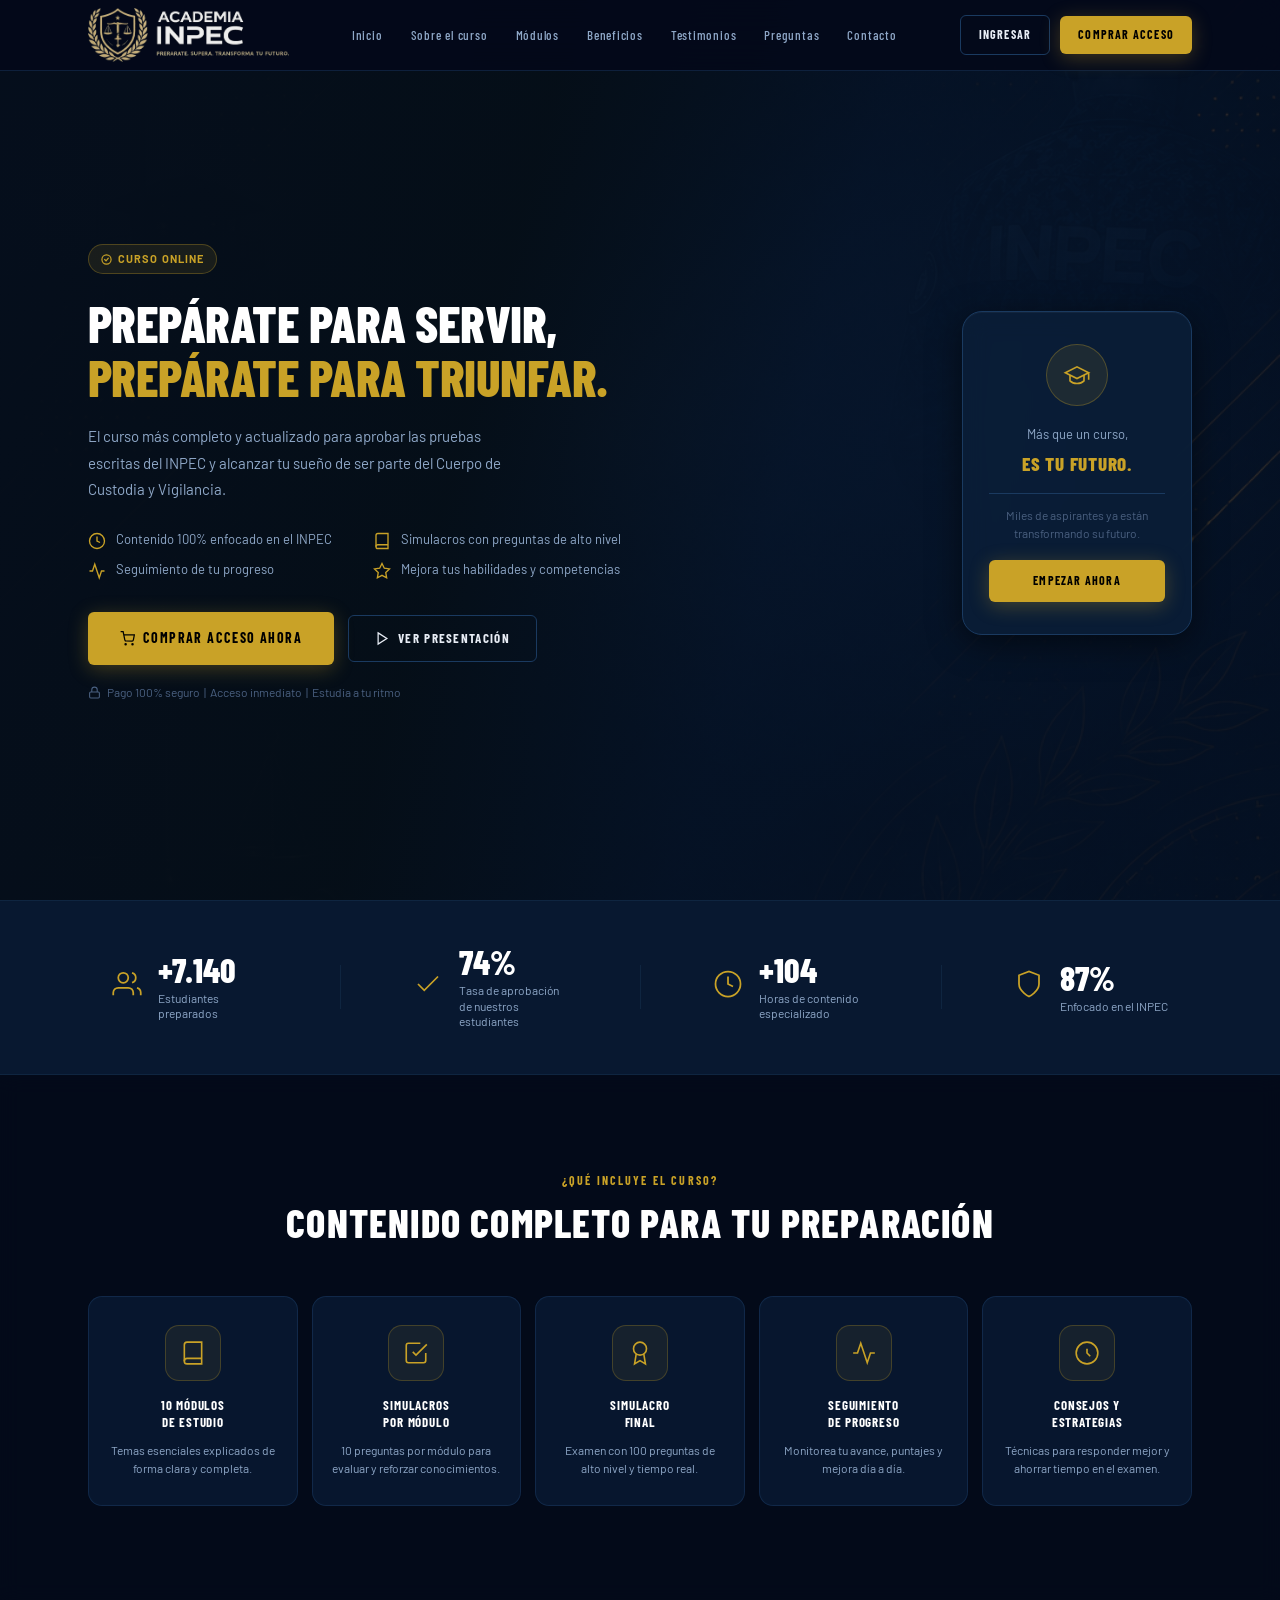
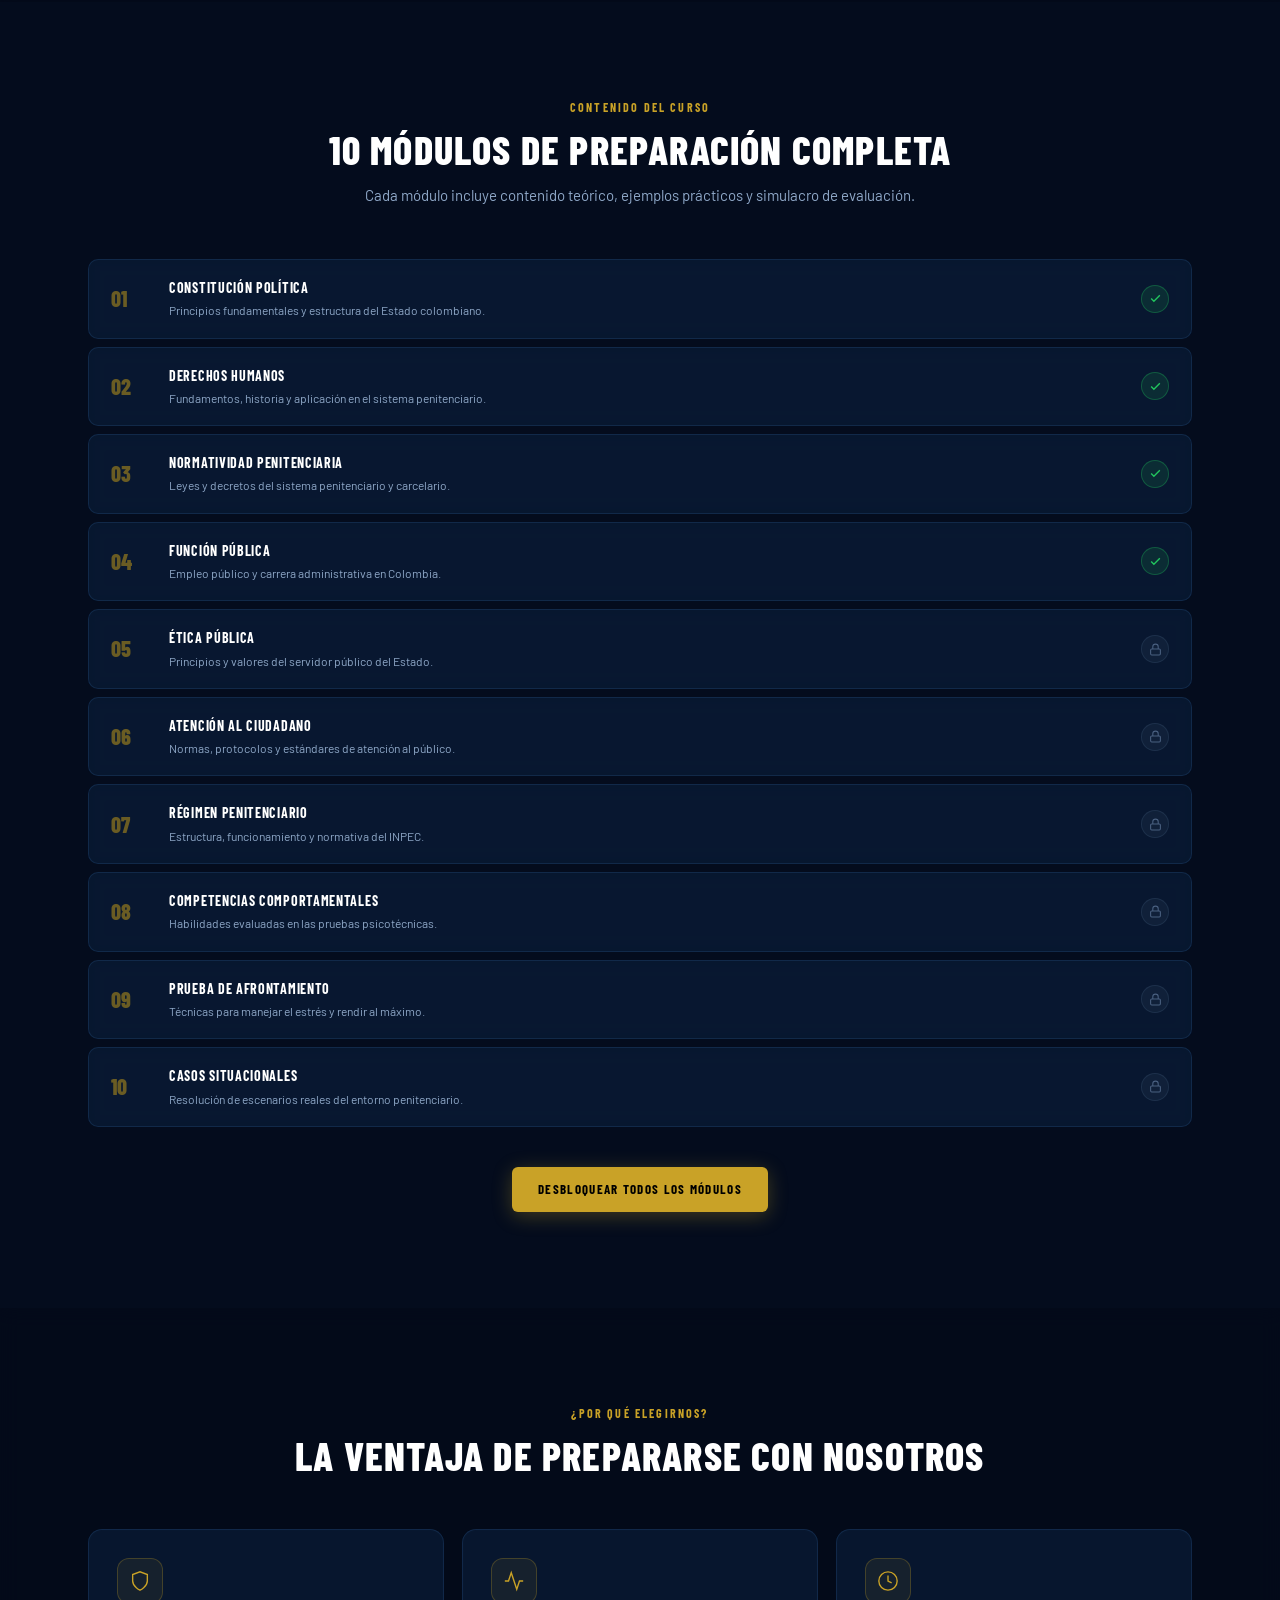
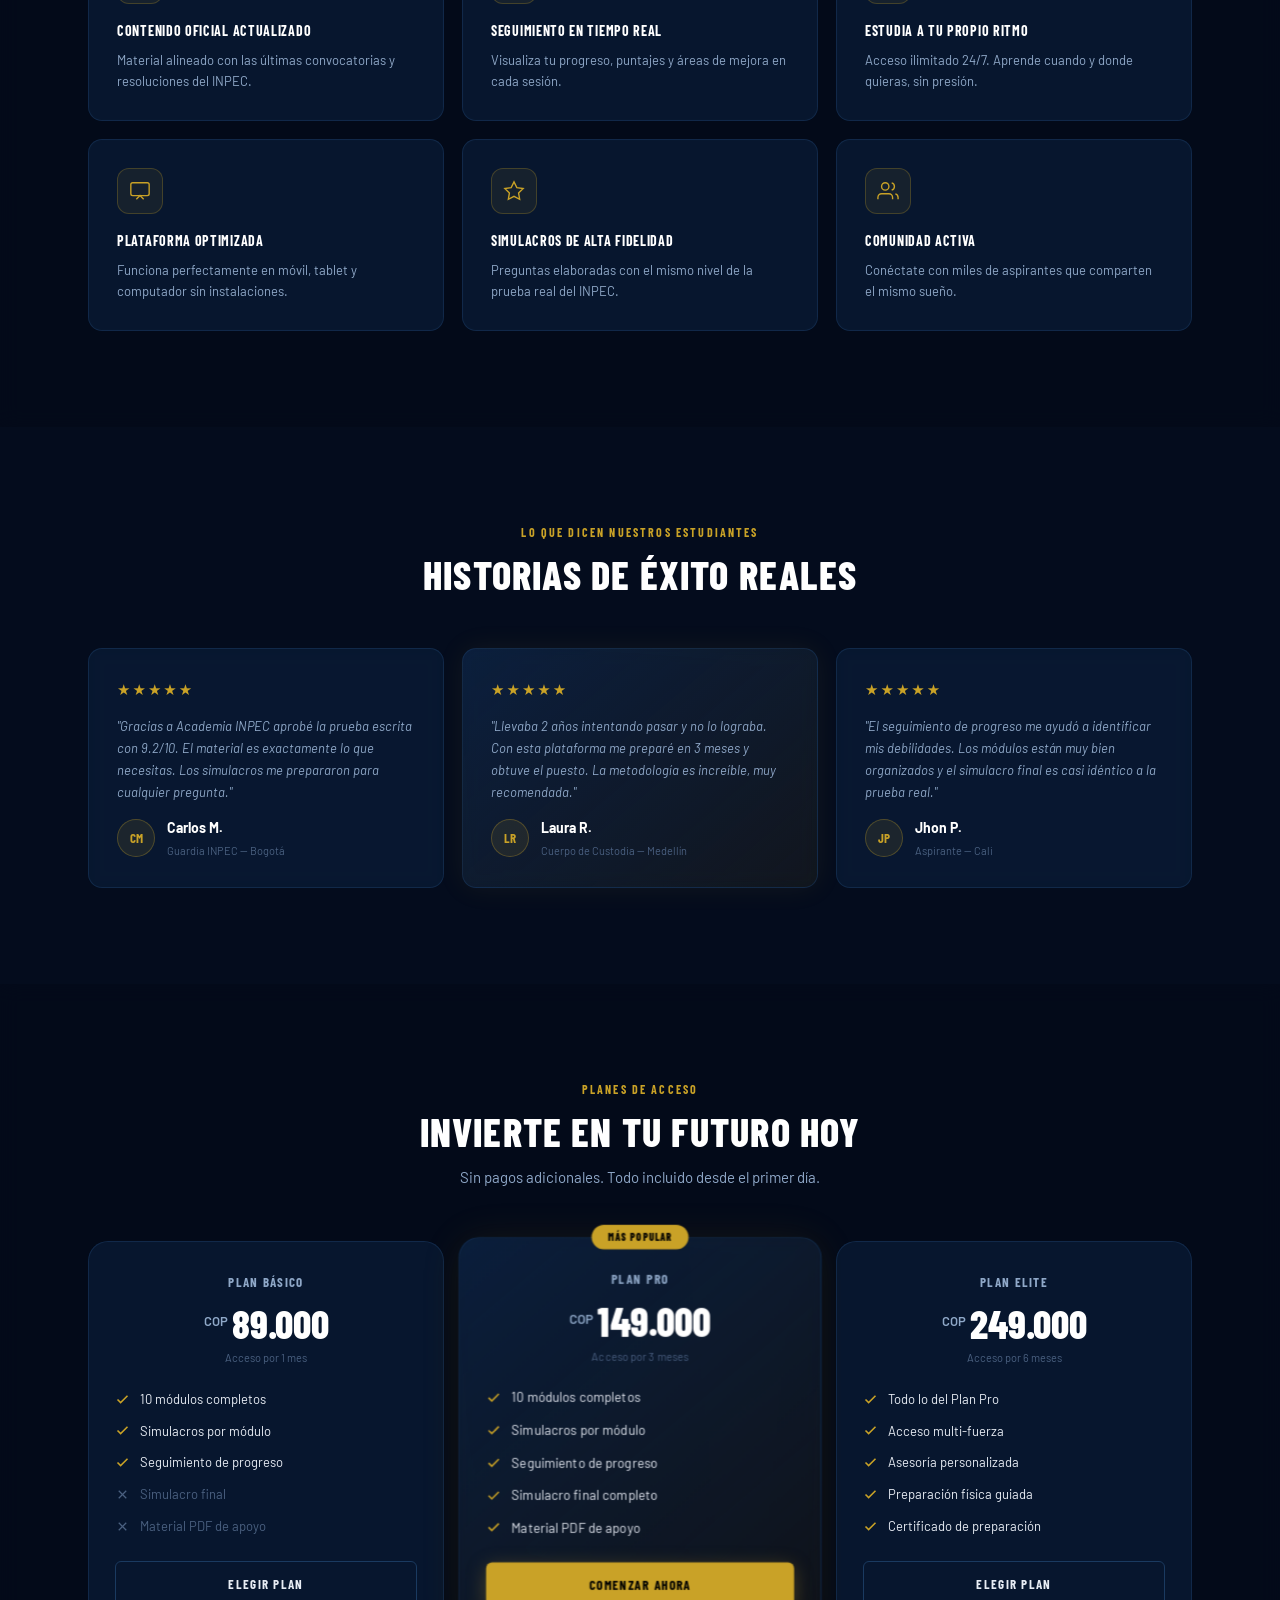
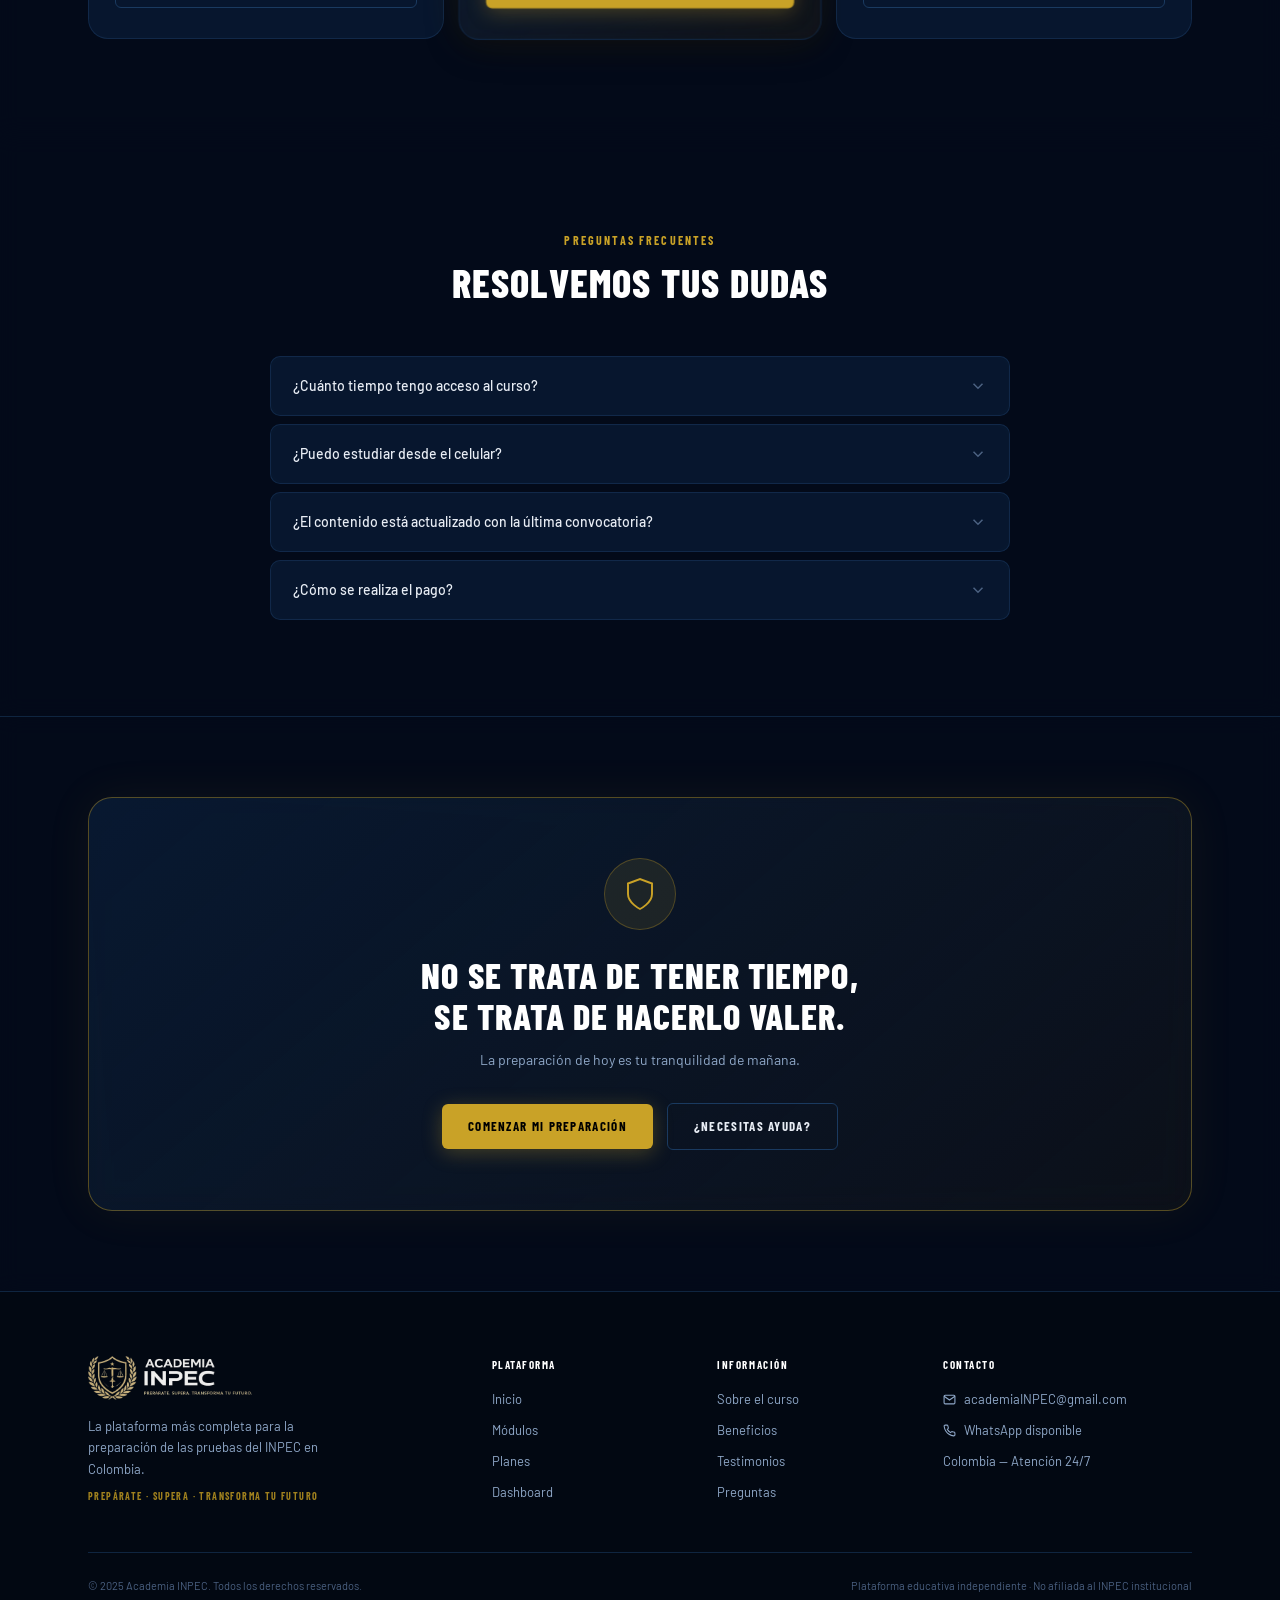
<file: index.html>
<!DOCTYPE html>
<html lang="es">
<head>
  <meta charset="UTF-8" />
  <meta name="viewport" content="width=device-width, initial-scale=1.0" />
  <title>Academia INPEC — Prepárate, Supera, Transforma tu Futuro</title>
  <link rel="preconnect" href="https://fonts.googleapis.com">
  <link href="https://fonts.googleapis.com/css2?family=Cinzel:wght@600;700;900&family=Barlow:wght@300;400;500;600;700;800&family=Barlow+Condensed:wght@500;600;700;800&display=swap" rel="stylesheet">
  <style>
/* =============================================
   RESET & BASE
   ============================================= */
*, *::before, *::after { box-sizing: border-box; margin: 0; padding: 0; }
html { scroll-behavior: smooth; }

body {
  font-family: 'Barlow', 'Segoe UI', system-ui, sans-serif;
  background-color: #040d1a;
  color: #e8edf5;
  line-height: 1.6;
  -webkit-font-smoothing: antialiased;
  overflow-x: hidden;
}

/* Fondo cinematográfico fijo — pseudo-elemento para compatibilidad total en móvil */
body::before {
  content: '';
  position: fixed;
  inset: 0;
  z-index: -1;
  background-image:
    linear-gradient(
      180deg,
      rgba(3, 7, 20, 0.80) 0%,
      rgba(5, 14, 30, 0.65) 25%,
      rgba(5, 14, 30, 0.58) 60%,
      rgba(2, 6, 16, 0.85) 100%
    ),
    url('assets/images/background-full.png');
  background-size: cover;
  background-position: center center;
  background-repeat: no-repeat;
  will-change: transform;
}
::-webkit-scrollbar { width: 6px; }
::-webkit-scrollbar-track { background: #030b17; }
::-webkit-scrollbar-thumb { background: #1a3a60; border-radius: 3px; }
::selection { background: rgba(201,162,39,0.3); color: #fff; }
a { text-decoration: none; color: inherit; }
.logo-img {
  height: 52px;
  width: auto;
  display: block;
  object-fit: contain;
  /* El logo tiene fondo negro - lo hacemos transparente con mix-blend-mode */
  
  
}
.logo-img-footer {
  height: 40px;
}

img { max-width: 100%; display: block; }

/* =============================================
   VARIABLES (inline for compatibility)
   ============================================= */
/* Paleta:
   --navy: #061224
   --gold: #c9a227
   --card: #0a1e38
   --border: #1a3a60
   --text: #e8edf5
   --muted: #8fa8c8
*/

/* =============================================
   COMPONENTES REUTILIZABLES
   ============================================= */
.container { max-width: 1200px; margin: 0 auto; padding: 0 48px; }

.btn {
  display: inline-flex;
  align-items: center;
  gap: 8px;
  font-family: 'Barlow Condensed', 'Barlow', sans-serif;
  font-weight: 700;
  font-size: 13px;
  letter-spacing: 0.1em;
  text-transform: uppercase;
  padding: 12px 26px;
  border-radius: 6px;
  border: none;
  cursor: pointer;
  transition: all 0.2s ease;
  white-space: nowrap;
}
.btn-gold {
  background: #c9a227;
  color: #000;
  box-shadow: 0 4px 20px rgba(201,162,39,0.3);
}
.btn-gold:hover {
  background: #e0b535;
  transform: translateY(-1px);
  box-shadow: 0 6px 28px rgba(201,162,39,0.45);
}
.btn-outline {
  background: transparent;
  color: #e8edf5;
  border: 1px solid #1a3a60;
}
.btn-outline:hover {
  border-color: #c9a227;
  color: #c9a227;
  background: rgba(201,162,39,0.08);
}

.badge-gold {
  display: inline-flex;
  align-items: center;
  gap: 6px;
  font-size: 11px;
  font-weight: 700;
  letter-spacing: 0.1em;
  text-transform: uppercase;
  padding: 5px 12px;
  border-radius: 20px;
  background: rgba(201,162,39,0.1);
  color: #c9a227;
  border: 1px solid rgba(201,162,39,0.3);
}

.section-label {
  font-family: 'Barlow Condensed', sans-serif;
  font-size: 12px;
  font-weight: 700;
  letter-spacing: 0.18em;
  text-transform: uppercase;
  color: #c9a227;
  display: block;
  margin-bottom: 10px;
}
.section-title {
  font-family: 'Barlow Condensed', 'Cinzel', sans-serif;
  font-size: clamp(26px, 3.5vw, 40px);
  font-weight: 800;
  text-transform: uppercase;
  letter-spacing: 0.03em;
  color: #ffffff;
  line-height: 1.1;
}
.section-sub {
  font-size: 15px;
  color: #8fa8c8;
  margin-top: 12px;
  line-height: 1.6;
}
.section-header { text-align: center; margin-bottom: 52px; }

/* Scroll reveal */
[data-animate] {
  opacity: 0;
  transform: translateY(24px);
  transition: opacity 0.55s ease, transform 0.55s ease;
}
[data-animate].visible { opacity: 1; transform: translateY(0); }

/* =============================================
   NAVBAR
   ============================================= */
#navbar {
  position: fixed;
  top: 0; left: 0; right: 0;
  z-index: 1000;
  background: rgba(5, 14, 23, 0.95);
  backdrop-filter: blur(16px);
  -webkit-backdrop-filter: blur(16px);
  border-bottom: 1px solid rgba(26,58,96,0.5);
  transition: all 0.25s ease;
}
#navbar.scrolled {
  background: #030c19;
  border-bottom-color: #1a3a60;
  box-shadow: 0 4px 32px rgba(0,0,0,0.6);
}
.nav-inner {
  display: flex;
  align-items: center;
  gap: 20px;
  height: 70px;
  width: 100%;
}

/* Logo */
.nav-logo { display: flex; align-items: center; gap: 11px; flex-shrink: 0; }
.logo-emblem {
  width: 42px; height: 42px;
  border-radius: 50%;
  border: 1.5px solid #c9a227;
  display: flex; align-items: center; justify-content: center;
  background: rgba(201,162,39,0.07);
  flex-shrink: 0;
}
.logo-words { line-height: 1; }
.logo-top {
  font-family: 'Barlow Condensed', sans-serif;
  font-size: 11px;
  font-weight: 600;
  letter-spacing: 0.12em;
  color: #8fa8c8;
  text-transform: uppercase;
  display: block;
}
.logo-main {
  font-family: 'Barlow Condensed', sans-serif;
  font-size: 20px;
  font-weight: 800;
  letter-spacing: 0.06em;
  color: #c9a227;
  text-transform: uppercase;
  display: block;
  line-height: 1;
}
.logo-sub {
  font-family: 'Barlow Condensed', sans-serif;
  font-size: 8px;
  font-weight: 600;
  letter-spacing: 0.14em;
  color: #4a6080;
  text-transform: uppercase;
  display: block;
  margin-top: 2px;
}

/* Nav links */
.nav-links {
  display: flex;
  list-style: none;
  gap: 2px;
  margin: 0 auto;
}
.nav-links a {
  font-family: 'Barlow Condensed', sans-serif;
  font-size: 13px;
  font-weight: 500;
  letter-spacing: 0.06em;
  color: #8fa8c8;
  padding: 7px 13px;
  border-radius: 5px;
  transition: all 0.2s;
  display: block;
}
.nav-links a:hover { color: #fff; background: rgba(255,255,255,0.07); }

.nav-cta { display: flex; align-items: center; gap: 10px; flex-shrink: 0; }
.nav-cta .btn { padding: 9px 18px; font-size: 12px; }

.hamburger {
  display: none;
  flex-direction: column;
  gap: 5px;
  background: none;
  border: none;
  cursor: pointer;
  padding: 8px;
  margin-left: auto;
}
.hamburger span {
  display: block; width: 22px; height: 2px;
  background: #e8edf5; border-radius: 2px; transition: all 0.25s;
}

/* =============================================
   HERO
   ============================================= */
.hero {
  position: relative;
  min-height: 100vh;
  display: flex;
  align-items: center;
  padding-top: 70px;
  background: #061224;
  overflow: hidden;
}

/* Fondo con imagen (si existe) + fallback sólido */
.hero::before {
  content: '';
  position: absolute;
  inset: 0;
  background-image: url('assets/images/background-full.png');
  background-size: cover;
  background-position: center right;
  background-repeat: no-repeat;
  z-index: 0;
}

/* Overlay oscuro garantizado */
.hero::after {
  content: '';
  position: absolute;
  inset: 0;
  background:
    linear-gradient(105deg,
      #050e1c 0%,
      rgba(5,14,23,0.96) 38%,
      rgba(6,18,36,0.82) 60%,
      rgba(6,18,36,0.68) 100%
    ),
    radial-gradient(ellipse 55% 65% at 72% 48%, rgba(14,50,100,0.35) 0%, transparent 65%),
    radial-gradient(ellipse 30% 40% at 8% 85%, rgba(201,162,39,0.07) 0%, transparent 55%);
  z-index: 1;
}

.hero-content {
  position: relative;
  z-index: 2;
  display: flex;
  align-items: center;
  justify-content: space-between;
  gap: 40px;
  padding-top: 56px;
  padding-bottom: 80px;
  width: 100%;
  overflow: hidden;
}

.hero-left { flex: 1; max-width: 560px; min-width: 0; }

.hero-badge { margin-bottom: 22px; }

.hero-title {
  font-family: 'Barlow Condensed', sans-serif;
  font-size: clamp(32px, 4vw, 56px);
  font-weight: 800;
  line-height: 1.05;
  letter-spacing: -0.01em;
  color: #ffffff;
  text-transform: uppercase;
  margin-bottom: 20px;
}
.hero-title .gold { color: #c9a227; }

.hero-desc {
  font-size: 15px;
  line-height: 1.75;
  color: #8fa8c8;
  max-width: 430px;
  margin-bottom: 28px;
}

.hero-features {
  display: grid;
  grid-template-columns: 1fr 1fr;
  gap: 10px;
  margin-bottom: 32px;
}
.hero-feat {
  display: flex;
  align-items: flex-start;
  gap: 10px;
  font-size: 13px;
  color: #8fa8c8;
  line-height: 1.4;
}
.hero-feat svg { flex-shrink: 0; color: #c9a227; margin-top: 2px; }

.hero-actions {
  display: flex;
  align-items: center;
  gap: 14px;
  flex-wrap: wrap;
  margin-bottom: 18px;
}
.btn-hero { padding: 15px 32px; font-size: 14px; }

.hero-trust {
  display: flex;
  align-items: center;
  gap: 6px;
  font-size: 12px;
  color: #4a6080;
}

/* Hero card derecha */
.hero-right { flex-shrink: 0; }
.hero-card {
  background: rgba(10,30,56,0.90);
  border: 1px solid #1a3a60;
  border-radius: 20px;
  padding: 32px 26px;
  width: 230px;
  text-align: center;
  backdrop-filter: blur(12px);
  box-shadow: 0 8px 32px rgba(0,0,0,0.5), inset 0 1px 0 rgba(255,255,255,0.04);
}
.hcard-icon {
  width: 62px; height: 62px;
  border-radius: 50%;
  background: rgba(201,162,39,0.1);
  border: 1px solid rgba(201,162,39,0.3);
  display: flex; align-items: center; justify-content: center;
  margin: 0 auto 18px;
}
.hcard-label { font-size: 13px; color: #8fa8c8; margin-bottom: 4px; }
.hcard-title {
  font-family: 'Barlow Condensed', sans-serif;
  font-size: 19px;
  font-weight: 800;
  color: #c9a227;
  text-transform: uppercase;
  letter-spacing: 0.04em;
  margin-bottom: 14px;
}
.hcard-sep { height: 1px; background: #1a3a60; margin-bottom: 12px; }
.hcard-sub { font-size: 12px; color: #4a6080; line-height: 1.5; margin-bottom: 18px; }

/* =============================================
   STATS BAR
   ============================================= */
.stats-bar {
  background: #081830;
  border-top: 1px solid #0f2540;
  border-bottom: 1px solid #0f2540;
  padding: 44px 0;
}
.stats-grid {
  display: flex;
  align-items: center;
  justify-content: space-around;
  gap: 24px;
  flex-wrap: wrap;
}
.stat-item { display: flex; align-items: center; gap: 16px; }
.stat-icon { flex-shrink: 0; }
.stat-num {
  display: block;
  font-family: 'Barlow Condensed', sans-serif;
  font-size: 34px;
  font-weight: 800;
  color: #ffffff;
  line-height: 1;
}
.stat-label {
  display: block;
  font-size: 12px;
  color: #8fa8c8;
  margin-top: 4px;
  max-width: 110px;
  line-height: 1.3;
}
.stat-div { width: 1px; height: 44px; background: #0f2540; }

/* =============================================
   SECCIÓN INCLUYE
   ============================================= */
.sec-includes { background: #061224; padding: 96px 0; }
.includes-grid {
  display: grid;
  grid-template-columns: repeat(5, 1fr);
  gap: 14px;
}
.inc-card {
  background: #0a1e38;
  border: 1px solid #0f2540;
  border-radius: 14px;
  padding: 28px 18px;
  text-align: center;
  transition: all 0.22s ease;
}
.inc-card:hover {
  border-color: rgba(201,162,39,0.35);
  background: #0d2444;
  transform: translateY(-4px);
  box-shadow: 0 8px 32px rgba(0,0,0,0.4);
}
.inc-icon {
  width: 56px; height: 56px;
  background: rgba(201,162,39,0.08);
  border: 1px solid rgba(201,162,39,0.25);
  border-radius: 14px;
  display: flex; align-items: center; justify-content: center;
  margin: 0 auto 16px;
}
.inc-title {
  font-family: 'Barlow Condensed', sans-serif;
  font-size: 13px;
  font-weight: 700;
  text-transform: uppercase;
  letter-spacing: 0.06em;
  color: #ffffff;
  line-height: 1.3;
  margin-bottom: 10px;
}
.inc-desc { font-size: 12px; color: #8fa8c8; line-height: 1.5; }

/* =============================================
   MÓDULOS
   ============================================= */
.sec-modules { background: #081830; padding: 96px 0; }
.modules-list { display: flex; flex-direction: column; gap: 8px; margin-bottom: 40px; }
.mod-row {
  display: flex;
  align-items: center;
  gap: 20px;
  background: #0a1e38;
  border: 1px solid #0f2540;
  border-radius: 10px;
  padding: 17px 22px;
  transition: all 0.2s ease;
}
.mod-row:hover { border-color: #1a3a60; background: #0d2444; transform: translateX(4px); }
.mod-n {
  font-family: 'Barlow Condensed', sans-serif;
  font-size: 22px;
  font-weight: 800;
  color: #a0811e;
  opacity: 0.65;
  min-width: 38px;
}
.mod-info { flex: 1; }
.mod-info h4 {
  font-family: 'Barlow Condensed', sans-serif;
  font-size: 14px;
  font-weight: 700;
  text-transform: uppercase;
  letter-spacing: 0.05em;
  color: #ffffff;
  margin-bottom: 2px;
}
.mod-info p { font-size: 12px; color: #8fa8c8; }
.mod-dot {
  width: 28px; height: 28px;
  border-radius: 50%;
  display: flex; align-items: center; justify-content: center;
  flex-shrink: 0;
}
.mod-dot.done { background: rgba(34,197,94,0.12); border: 1px solid rgba(34,197,94,0.3); color: #22c55e; }
.mod-dot.lock { background: rgba(74,96,128,0.12); border: 1px solid rgba(74,96,128,0.25); color: #4a6080; }
.modules-cta { text-align: center; }

/* =============================================
   BENEFICIOS
   ============================================= */
.sec-benefits { background: #061224; padding: 96px 0; }
.benefits-grid { display: grid; grid-template-columns: repeat(3, 1fr); gap: 18px; }
.ben-card {
  background: #0a1e38;
  border: 1px solid #0f2540;
  border-radius: 14px;
  padding: 28px;
  transition: all 0.22s ease;
}
.ben-card:hover {
  border-color: rgba(201,162,39,0.3);
  transform: translateY(-3px);
  box-shadow: 0 8px 28px rgba(0,0,0,0.4);
}
.ben-icon {
  width: 46px; height: 46px;
  background: rgba(201,162,39,0.08);
  border: 1px solid rgba(201,162,39,0.25);
  border-radius: 12px;
  display: flex; align-items: center; justify-content: center;
  margin-bottom: 16px;
}
.ben-card h4 {
  font-family: 'Barlow Condensed', sans-serif;
  font-size: 14px;
  font-weight: 700;
  text-transform: uppercase;
  letter-spacing: 0.05em;
  color: #ffffff;
  margin-bottom: 8px;
}
.ben-card p { font-size: 13px; color: #8fa8c8; line-height: 1.6; }

/* =============================================
   TESTIMONIOS
   ============================================= */
.sec-test { background: #081830; padding: 96px 0; }
.test-grid { display: grid; grid-template-columns: repeat(3, 1fr); gap: 18px; }
.test-card {
  background: #0a1e38;
  border: 1px solid #0f2540;
  border-radius: 14px;
  padding: 28px;
  display: flex;
  flex-direction: column;
  gap: 14px;
  transition: all 0.22s;
}
.test-card.feat {
  border-color: rgba(201,162,39,0.5);
  background: linear-gradient(140deg, #0d2444, rgba(201,162,39,0.05));
  box-shadow: 0 0 28px rgba(201,162,39,0.08);
}
.test-stars { font-size: 15px; color: #c9a227; letter-spacing: 2px; }
.test-txt { font-size: 13px; color: #8fa8c8; line-height: 1.7; font-style: italic; flex: 1; }
.test-auth { display: flex; align-items: center; gap: 12px; }
.test-av {
  width: 38px; height: 38px;
  border-radius: 50%;
  background: rgba(201,162,39,0.1);
  border: 1px solid rgba(201,162,39,0.3);
  display: flex; align-items: center; justify-content: center;
  font-family: 'Barlow Condensed', sans-serif;
  font-weight: 700;
  font-size: 13px;
  color: #c9a227;
  flex-shrink: 0;
}
.test-auth strong { display: block; font-size: 14px; color: #fff; }
.test-auth span { display: block; font-size: 11px; color: #4a6080; margin-top: 2px; }

/* =============================================
   PRECIOS
   ============================================= */
.sec-precios { background: #061224; padding: 96px 0; }
.precios-grid { display: grid; grid-template-columns: repeat(3, 1fr); gap: 18px; align-items: start; }
.prec-card {
  background: #0a1e38;
  border: 1px solid #0f2540;
  border-radius: 20px;
  padding: 30px 26px;
  position: relative;
  transition: all 0.22s;
}
.prec-card:hover { border-color: #1a3a60; transform: translateY(-4px); box-shadow: 0 12px 40px rgba(0,0,0,0.4); }
.prec-card.feat {
  border-color: #c9a227;
  background: linear-gradient(160deg, #0d2444, rgba(201,162,39,0.06));
  box-shadow: 0 0 40px rgba(201,162,39,0.1), 0 8px 32px rgba(0,0,0,0.4);
  transform: scale(1.02);
}
.prec-card.feat:hover { transform: scale(1.02) translateY(-4px); }
.prec-badge {
  position: absolute; top: -13px; left: 50%; transform: translateX(-50%);
  background: #c9a227; color: #000;
  font-family: 'Barlow Condensed', sans-serif;
  font-size: 10px; font-weight: 800;
  letter-spacing: 0.1em; text-transform: uppercase;
  padding: 4px 16px; border-radius: 20px;
  white-space: nowrap;
}
.prec-head { text-align: center; margin-bottom: 22px; }
.prec-name {
  font-family: 'Barlow Condensed', sans-serif;
  font-size: 13px; font-weight: 700;
  text-transform: uppercase; letter-spacing: 0.1em;
  color: #8fa8c8; margin-bottom: 10px;
}
.prec-price {
  display: flex; align-items: flex-start; justify-content: center; gap: 4px;
}
.prec-cur { font-size: 13px; font-weight: 600; color: #8fa8c8; margin-top: 8px; }
.prec-num {
  font-family: 'Barlow Condensed', sans-serif;
  font-size: 40px; font-weight: 800; color: #fff; line-height: 1;
}
.prec-period { font-size: 11px; color: #4a6080; margin-top: 6px; }
.prec-feats { list-style: none; display: flex; flex-direction: column; gap: 11px; margin-bottom: 24px; }
.prec-feats li { display: flex; align-items: center; gap: 10px; font-size: 13px; color: #e8edf5; }
.prec-feats li.off { color: #4a6080; }
.prec-btn { width: 100%; justify-content: center; }

/* =============================================
   FAQ
   ============================================= */
.sec-faq { background: #081830; padding: 96px 0; }
.faq-list { max-width: 740px; margin: 0 auto; display: flex; flex-direction: column; gap: 8px; }
.faq-item {
  background: #0a1e38;
  border: 1px solid #0f2540;
  border-radius: 10px;
  overflow: hidden;
  transition: border-color 0.2s;
}
.faq-item.open { border-color: #1a3a60; }
.faq-btn {
  width: 100%;
  display: flex; align-items: center; justify-content: space-between;
  gap: 16px;
  background: none; border: none;
  color: #e8edf5;
  font-family: 'Barlow', sans-serif;
  font-size: 14px; font-weight: 500;
  text-align: left;
  padding: 20px 22px;
  cursor: pointer;
  transition: color 0.2s;
}
.faq-btn:hover { color: #fff; }
.faq-item.open .faq-btn { color: #c9a227; }
.faq-arr { flex-shrink: 0; color: #4a6080; transition: transform 0.3s, color 0.2s; }
.faq-item.open .faq-arr { transform: rotate(180deg); color: #c9a227; }
.faq-ans {
  max-height: 0;
  overflow: hidden;
  transition: max-height 0.38s ease, padding 0.25s;
}
.faq-item.open .faq-ans { max-height: 160px; padding: 0 22px 20px; }
.faq-ans p { font-size: 13px; color: #8fa8c8; line-height: 1.7; }

/* =============================================
   CTA FINAL
   ============================================= */
.sec-cta-final {
  padding: 80px 0;
  background: #061224;
  border-top: 1px solid #0f2540;
}
.cta-box {
  background: linear-gradient(140deg, #0a1e38, rgba(201,162,39,0.05));
  border: 1px solid rgba(201,162,39,0.4);
  border-radius: 24px;
  padding: 60px 48px;
  text-align: center;
  box-shadow: 0 0 48px rgba(201,162,39,0.07);
}
.cta-ico {
  width: 72px; height: 72px;
  background: rgba(201,162,39,0.1);
  border: 1px solid rgba(201,162,39,0.3);
  border-radius: 50%;
  display: flex; align-items: center; justify-content: center;
  margin: 0 auto 24px;
}
.cta-box h2 {
  font-family: 'Barlow Condensed', sans-serif;
  font-size: clamp(22px, 3vw, 36px);
  font-weight: 800;
  text-transform: uppercase;
  letter-spacing: 0.03em;
  color: #fff;
  line-height: 1.15;
  margin-bottom: 12px;
}
.cta-box p { font-size: 14px; color: #8fa8c8; margin-bottom: 32px; }
.cta-acts { display: flex; align-items: center; justify-content: center; gap: 14px; flex-wrap: wrap; }

/* =============================================
   FOOTER
   ============================================= */
.footer {
  background: #030b17;
  border-top: 1px solid #0f2540;
  padding: 64px 0 32px;
}
.footer-grid {
  display: grid;
  grid-template-columns: 2fr 1fr 1fr 1.4fr;
  gap: 48px;
  margin-bottom: 48px;
}
.footer-brand {}
.footer-desc { font-size: 13px; color: #8fa8c8; line-height: 1.65; margin: 16px 0 8px; max-width: 260px; }
.footer-tag {
  font-family: 'Barlow Condensed', sans-serif;
  font-size: 10px; font-weight: 700;
  letter-spacing: 0.14em; text-transform: uppercase;
  color: #a0811e;
}
.footer-col h5 {
  font-family: 'Barlow Condensed', sans-serif;
  font-size: 11px; font-weight: 700;
  letter-spacing: 0.14em; text-transform: uppercase;
  color: #fff;
  margin-bottom: 16px;
}
.footer-col ul { list-style: none; display: flex; flex-direction: column; gap: 10px; }
.footer-col ul li { display: flex; align-items: center; gap: 8px; font-size: 13px; color: #8fa8c8; }
.footer-col a { color: #8fa8c8; transition: color 0.2s; }
.footer-col a:hover { color: #c9a227; }
.footer-bot {
  border-top: 1px solid #0f2540;
  padding-top: 24px;
  display: flex;
  justify-content: space-between;
  align-items: center;
  gap: 16px;
  flex-wrap: wrap;
}
.footer-bot p { font-size: 11px; color: #4a6080; }

/* =============================================
   RESPONSIVE
   ============================================= */
@media (max-width: 1100px) {
  .includes-grid { grid-template-columns: repeat(3, 1fr); }
  .benefits-grid { grid-template-columns: repeat(2, 1fr); }
  .nav-links { display: none; }
  .hero-title { font-size: clamp(30px, 3.5vw, 48px); }
  .hero-card { width: 200px; }
}
@media (max-width: 860px) {
  .container { padding: 0 24px; }
  .hero-content { flex-direction: column; }
  .hero-left { max-width: 100%; }
  .hero-right { display: none; }
  .hero-title { font-size: 40px; }
  .hero-desc, .hero-actions, .hero-trust { max-width: 100%; }
  .stats-grid { justify-content: center; }
  .stat-div { display: none; }
  .precios-grid { grid-template-columns: 1fr; max-width: 380px; margin: 0 auto; }
  .prec-card.feat { transform: none; }
  .test-grid { grid-template-columns: 1fr; max-width: 460px; margin: 0 auto; }
  .footer-grid { grid-template-columns: 1fr 1fr; }
  .footer-brand { grid-column: span 2; }
}
@media (max-width: 680px) {
  .includes-grid { grid-template-columns: 1fr 1fr; }
  .benefits-grid { grid-template-columns: 1fr; }
  .nav-cta { display: none; }
  .hamburger { display: flex; }
  .footer-grid { grid-template-columns: 1fr; }
  .footer-brand { grid-column: span 1; }
  .footer-bot { flex-direction: column; text-align: center; }
  .cta-box { padding: 40px 22px; }
  #nav-menu {
    position: fixed;
    top: 70px; left: 0; right: 0;
    background: rgba(3,11,23,0.98);
    backdrop-filter: blur(12px);
    padding: 20px 24px;
    display: flex;
    flex-direction: column;
    gap: 4px;
    transform: translateY(-110%);
    opacity: 0;
    transition: all 0.3s ease;
    border-bottom: 1px solid #0f2540;
  }
  #nav-menu.open { transform: translateY(0); opacity: 1; }
  #nav-menu a { padding: 12px 14px; font-size: 15px; }
}
@media (max-width: 480px) {
  .includes-grid { grid-template-columns: 1fr; }
  .hero-title { font-size: 34px; }
  .hero-features { grid-template-columns: 1fr; }
}
  
<<<<<<< HEAD
/* =============================================
   FONDO GLOBAL — capas semitransparentes
   para dejar visible background-full.png
   ============================================= */
.stats-bar {
  background: rgba(8, 24, 48, 0.62) !important;
  backdrop-filter: blur(14px);
  -webkit-backdrop-filter: blur(14px);
}

.sec-includes,
.sec-benefits,
.sec-precios,
.sec-faq,
.sec-cta-final {
  background: rgba(4, 9, 26, 0.60) !important;
  backdrop-filter: blur(10px);
  -webkit-backdrop-filter: blur(10px);
}

.sec-modules,
.sec-test {
  background: rgba(6, 14, 32, 0.64) !important;
  backdrop-filter: blur(10px);
  -webkit-backdrop-filter: blur(10px);
}

.inc-card,
.ben-card,
.test-card,
.prec-card,
.mod-row,
.faq-item {
  background: rgba(10, 30, 56, 0.72) !important;
  backdrop-filter: blur(8px);
  -webkit-backdrop-filter: blur(8px);
  border-color: rgba(26, 58, 96, 0.55) !important;
}

.test-card.feat,
.prec-card.feat {
  background: linear-gradient(
    140deg,
    rgba(13, 36, 68, 0.82),
    rgba(201, 162, 39, 0.07)
  ) !important;
}

.cta-box {
  background: linear-gradient(
    140deg,
    rgba(10, 30, 56, 0.78),
    rgba(201, 162, 39, 0.05)
  ) !important;
  backdrop-filter: blur(14px);
  -webkit-backdrop-filter: blur(14px);
}

#navbar {
  background: rgba(4, 9, 26, 0.88) !important;
  backdrop-filter: blur(22px) !important;
  -webkit-backdrop-filter: blur(22px) !important;
}

.footer {
  background: rgba(3, 8, 18, 0.90) !important;
  backdrop-filter: blur(18px);
  -webkit-backdrop-filter: blur(18px);
}
</style>
</head>
<body>

<!-- NAVBAR -->
<nav id="navbar">
  <div class="container nav-inner">
    <a href="index.html" class="nav-logo"><img src="assets/logo/logo.png" alt="Academia INPEC" style="height:54px;width:auto;display:block;object-fit:contain;"></a>

    <ul class="nav-links" id="nav-menu">
      <li><a href="#inicio">Inicio</a></li>
      <li><a href="#sobre">Sobre el curso</a></li>
      <li><a href="#modulos">Módulos</a></li>
      <li><a href="#beneficios">Beneficios</a></li>
      <li><a href="#testimonios">Testimonios</a></li>
      <li><a href="#preguntas">Preguntas</a></li>
      <li><a href="#contacto">Contacto</a></li>
    </ul>

    <div class="nav-cta">
      <a href="dashboard/index.html" class="btn btn-outline">Ingresar</a>
      <a href="#precios" class="btn btn-gold">Comprar acceso</a>
    </div>

    <button class="hamburger" id="menu-toggle" aria-label="Menú">
      <span></span><span></span><span></span>
    </button>
  </div>
</nav>

<!-- HERO -->
<section class="hero" id="inicio">
  <div class="container hero-content">
    <div class="hero-left">
      <div class="badge-gold hero-badge">
        <svg width="11" height="11" viewBox="0 0 12 12" fill="none"><circle cx="6" cy="6" r="5" stroke="currentColor" stroke-width="1.3"/><polyline points="4,6 5.5,7.5 8,4.5" stroke="currentColor" stroke-width="1.3" fill="none" stroke-linecap="round"/></svg>
        Curso Online
      </div>

      <h1 class="hero-title">
        Prepárate para servir,<br>
        <span class="gold">Prepárate para triunfar.</span>
      </h1>

      <p class="hero-desc">
        El curso más completo y actualizado para aprobar las pruebas escritas del INPEC y alcanzar tu sueño de ser parte del Cuerpo de Custodia y Vigilancia.
      </p>

      <div class="hero-features">
        <div class="hero-feat">
          <svg width="18" height="18" viewBox="0 0 24 24" fill="none" stroke="currentColor" stroke-width="1.8"><circle cx="12" cy="12" r="10"/><polyline points="12,6 12,12 16,14"/></svg>
          Contenido 100% enfocado en el INPEC
        </div>
        <div class="hero-feat">
          <svg width="18" height="18" viewBox="0 0 24 24" fill="none" stroke="currentColor" stroke-width="1.8"><path d="M4 19.5A2.5 2.5 0 0 1 6.5 17H20"/><path d="M6.5 2H20v20H6.5A2.5 2.5 0 0 1 4 19.5v-15A2.5 2.5 0 0 1 6.5 2z"/></svg>
          Simulacros con preguntas de alto nivel
        </div>
        <div class="hero-feat">
          <svg width="18" height="18" viewBox="0 0 24 24" fill="none" stroke="currentColor" stroke-width="1.8"><polyline points="22,12 18,12 15,21 9,3 6,12 2,12"/></svg>
          Seguimiento de tu progreso
        </div>
        <div class="hero-feat">
          <svg width="18" height="18" viewBox="0 0 24 24" fill="none" stroke="currentColor" stroke-width="1.8"><polygon points="12,2 15.09,8.26 22,9.27 17,14.14 18.18,21.02 12,17.77 5.82,21.02 7,14.14 2,9.27 8.91,8.26 12,2"/></svg>
          Mejora tus habilidades y competencias
        </div>
      </div>

      <div class="hero-actions">
        <a href="#precios" class="btn btn-gold btn-hero">
          <svg width="15" height="15" viewBox="0 0 24 24" fill="none" stroke="currentColor" stroke-width="2"><circle cx="9" cy="21" r="1"/><circle cx="20" cy="21" r="1"/><path d="M1 1h4l2.68 13.39a2 2 0 0 0 2 1.61h9.72a2 2 0 0 0 2-1.61L23 6H6"/></svg>
          Comprar acceso ahora
        </a>
        <a href="#sobre" class="btn btn-outline">
          <svg width="15" height="15" viewBox="0 0 24 24" fill="none" stroke="currentColor" stroke-width="2"><polygon points="5,3 19,12 5,21"/></svg>
          Ver presentación
        </a>
      </div>

      <p class="hero-trust">
        <svg width="13" height="13" viewBox="0 0 24 24" fill="none" stroke="currentColor" stroke-width="2"><rect x="3" y="11" width="18" height="11" rx="2"/><path d="M7 11V7a5 5 0 0 1 10 0v4"/></svg>
        Pago 100% seguro &nbsp;|&nbsp; Acceso inmediato &nbsp;|&nbsp; Estudia a tu ritmo
      </p>
    </div>

    <div class="hero-right">
      <div class="hero-card">
        <div class="hcard-icon">
          <svg width="28" height="28" viewBox="0 0 24 24" fill="none" stroke="#c9a227" stroke-width="1.4"><path d="M22 10v6M2 10l10-5 10 5-10 5z"/><path d="M6 12v5c3 3 9 3 12 0v-5"/></svg>
        </div>
        <p class="hcard-label">Más que un curso,</p>
        <p class="hcard-title">es tu futuro.</p>
        <div class="hcard-sep"></div>
        <p class="hcard-sub">Miles de aspirantes ya están transformando su futuro.</p>
        <a href="#precios" class="btn btn-gold" style="width:100%;justify-content:center;font-size:12px;padding:11px 20px">Empezar ahora</a>
      </div>
    </div>
  </div>
</section>

<!-- STATS -->
<section class="stats-bar">
  <div class="container stats-grid">
    <div class="stat-item">
      <div class="stat-icon">
        <svg width="30" height="30" viewBox="0 0 24 24" fill="none" stroke="#c9a227" stroke-width="1.4"><path d="M17 21v-2a4 4 0 0 0-4-4H5a4 4 0 0 0-4 4v2"/><circle cx="9" cy="7" r="4"/><path d="M23 21v-2a4 4 0 0 0-3-3.87M16 3.13a4 4 0 0 1 0 7.75"/></svg>
      </div>
      <div>
        <span class="stat-num" data-counter data-target="8000" data-prefix="+">+0</span>
        <span class="stat-label">Estudiantes preparados</span>
      </div>
    </div>
    <div class="stat-div"></div>
    <div class="stat-item">
      <div class="stat-icon">
        <svg width="30" height="30" viewBox="0 0 24 24" fill="none" stroke="#c9a227" stroke-width="1.4"><polyline points="20,6 9,17 4,12"/></svg>
      </div>
      <div>
        <span class="stat-num" data-counter data-target="85" data-suffix="%">0%</span>
        <span class="stat-label">Tasa de aprobación de nuestros estudiantes</span>
      </div>
    </div>
    <div class="stat-div"></div>
    <div class="stat-item">
      <div class="stat-icon">
        <svg width="30" height="30" viewBox="0 0 24 24" fill="none" stroke="#c9a227" stroke-width="1.4"><circle cx="12" cy="12" r="10"/><polyline points="12,6 12,12 16,14"/></svg>
      </div>
      <div>
        <span class="stat-num" data-counter data-target="120" data-prefix="+">+0</span>
        <span class="stat-label">Horas de contenido especializado</span>
      </div>
    </div>
    <div class="stat-div"></div>
    <div class="stat-item">
      <div class="stat-icon">
        <svg width="30" height="30" viewBox="0 0 24 24" fill="none" stroke="#c9a227" stroke-width="1.4"><path d="M12 22s8-4 8-10V5l-8-3-8 3v7c0 6 8 10 8 10z"/></svg>
      </div>
      <div>
        <span class="stat-num" data-counter data-target="100" data-suffix="%">0%</span>
        <span class="stat-label">Enfocado en el INPEC</span>
      </div>
    </div>
  </div>
</section>

<!-- QUÉ INCLUYE -->
<section class="sec-includes" id="sobre">
  <div class="container">
    <div class="section-header" data-animate>
      <span class="section-label">¿Qué incluye el curso?</span>
      <h2 class="section-title">Contenido completo para tu preparación</h2>
    </div>
    <div class="includes-grid">
      <div class="inc-card" data-animate data-delay="0">
        <div class="inc-icon"><svg width="26" height="26" viewBox="0 0 24 24" fill="none" stroke="#c9a227" stroke-width="1.5"><path d="M4 19.5A2.5 2.5 0 0 1 6.5 17H20"/><path d="M6.5 2H20v20H6.5A2.5 2.5 0 0 1 4 19.5v-15A2.5 2.5 0 0 1 6.5 2z"/></svg></div>
        <div class="inc-title">10 Módulos<br>de Estudio</div>
        <p class="inc-desc">Temas esenciales explicados de forma clara y completa.</p>
      </div>
      <div class="inc-card" data-animate data-delay="70">
        <div class="inc-icon"><svg width="26" height="26" viewBox="0 0 24 24" fill="none" stroke="#c9a227" stroke-width="1.5"><polyline points="9,11 12,14 22,4"/><path d="M21 12v7a2 2 0 0 1-2 2H5a2 2 0 0 1-2-2V5a2 2 0 0 1 2-2h11"/></svg></div>
        <div class="inc-title">Simulacros<br>por Módulo</div>
        <p class="inc-desc">10 preguntas por módulo para evaluar y reforzar conocimientos.</p>
      </div>
      <div class="inc-card" data-animate data-delay="140">
        <div class="inc-icon"><svg width="26" height="26" viewBox="0 0 24 24" fill="none" stroke="#c9a227" stroke-width="1.5"><circle cx="12" cy="8" r="6"/><path d="M15.477 12.89L17 22l-5-3-5 3 1.523-9.11"/></svg></div>
        <div class="inc-title">Simulacro<br>Final</div>
        <p class="inc-desc">Examen con 100 preguntas de alto nivel y tiempo real.</p>
      </div>
      <div class="inc-card" data-animate data-delay="210">
        <div class="inc-icon"><svg width="26" height="26" viewBox="0 0 24 24" fill="none" stroke="#c9a227" stroke-width="1.5"><polyline points="22,12 18,12 15,21 9,3 6,12 2,12"/></svg></div>
        <div class="inc-title">Seguimiento<br>de Progreso</div>
        <p class="inc-desc">Monitorea tu avance, puntajes y mejora día a día.</p>
      </div>
      <div class="inc-card" data-animate data-delay="280">
        <div class="inc-icon"><svg width="26" height="26" viewBox="0 0 24 24" fill="none" stroke="#c9a227" stroke-width="1.5"><circle cx="12" cy="12" r="10"/><path d="M12 8v4l3 3"/></svg></div>
        <div class="inc-title">Consejos y<br>Estrategias</div>
        <p class="inc-desc">Técnicas para responder mejor y ahorrar tiempo en el examen.</p>
      </div>
    </div>
  </div>
</section>

<!-- MÓDULOS -->
<section class="sec-modules" id="modulos">
  <div class="container">
    <div class="section-header" data-animate>
      <span class="section-label">Contenido del curso</span>
      <h2 class="section-title">10 Módulos de preparación completa</h2>
      <p class="section-sub">Cada módulo incluye contenido teórico, ejemplos prácticos y simulacro de evaluación.</p>
    </div>
    <div class="modules-list">
      <div class="mod-row" data-animate data-delay="0">
        <span class="mod-n">01</span>
        <div class="mod-info"><h4>Constitución Política</h4><p>Principios fundamentales y estructura del Estado colombiano.</p></div>
        <div class="mod-dot done"><svg width="13" height="13" viewBox="0 0 24 24" fill="none" stroke="currentColor" stroke-width="2.5"><polyline points="20,6 9,17 4,12"/></svg></div>
      </div>
      <div class="mod-row" data-animate data-delay="50">
        <span class="mod-n">02</span>
        <div class="mod-info"><h4>Derechos Humanos</h4><p>Fundamentos, historia y aplicación en el sistema penitenciario.</p></div>
        <div class="mod-dot done"><svg width="13" height="13" viewBox="0 0 24 24" fill="none" stroke="currentColor" stroke-width="2.5"><polyline points="20,6 9,17 4,12"/></svg></div>
      </div>
      <div class="mod-row" data-animate data-delay="100">
        <span class="mod-n">03</span>
        <div class="mod-info"><h4>Normatividad Penitenciaria</h4><p>Leyes y decretos del sistema penitenciario y carcelario.</p></div>
        <div class="mod-dot done"><svg width="13" height="13" viewBox="0 0 24 24" fill="none" stroke="currentColor" stroke-width="2.5"><polyline points="20,6 9,17 4,12"/></svg></div>
      </div>
      <div class="mod-row" data-animate data-delay="150">
        <span class="mod-n">04</span>
        <div class="mod-info"><h4>Función Pública</h4><p>Empleo público y carrera administrativa en Colombia.</p></div>
        <div class="mod-dot done"><svg width="13" height="13" viewBox="0 0 24 24" fill="none" stroke="currentColor" stroke-width="2.5"><polyline points="20,6 9,17 4,12"/></svg></div>
      </div>
      <div class="mod-row" data-animate data-delay="200">
        <span class="mod-n">05</span>
        <div class="mod-info"><h4>Ética Pública</h4><p>Principios y valores del servidor público del Estado.</p></div>
        <div class="mod-dot lock"><svg width="13" height="13" viewBox="0 0 24 24" fill="none" stroke="currentColor" stroke-width="2"><rect x="3" y="11" width="18" height="11" rx="2"/><path d="M7 11V7a5 5 0 0 1 10 0v4"/></svg></div>
      </div>
      <div class="mod-row" data-animate data-delay="250">
        <span class="mod-n">06</span>
        <div class="mod-info"><h4>Atención al Ciudadano</h4><p>Normas, protocolos y estándares de atención al público.</p></div>
        <div class="mod-dot lock"><svg width="13" height="13" viewBox="0 0 24 24" fill="none" stroke="currentColor" stroke-width="2"><rect x="3" y="11" width="18" height="11" rx="2"/><path d="M7 11V7a5 5 0 0 1 10 0v4"/></svg></div>
      </div>
      <div class="mod-row" data-animate data-delay="300">
        <span class="mod-n">07</span>
        <div class="mod-info"><h4>Régimen Penitenciario</h4><p>Estructura, funcionamiento y normativa del INPEC.</p></div>
        <div class="mod-dot lock"><svg width="13" height="13" viewBox="0 0 24 24" fill="none" stroke="currentColor" stroke-width="2"><rect x="3" y="11" width="18" height="11" rx="2"/><path d="M7 11V7a5 5 0 0 1 10 0v4"/></svg></div>
      </div>
      <div class="mod-row" data-animate data-delay="350">
        <span class="mod-n">08</span>
        <div class="mod-info"><h4>Competencias Comportamentales</h4><p>Habilidades evaluadas en las pruebas psicotécnicas.</p></div>
        <div class="mod-dot lock"><svg width="13" height="13" viewBox="0 0 24 24" fill="none" stroke="currentColor" stroke-width="2"><rect x="3" y="11" width="18" height="11" rx="2"/><path d="M7 11V7a5 5 0 0 1 10 0v4"/></svg></div>
      </div>
      <div class="mod-row" data-animate data-delay="400">
        <span class="mod-n">09</span>
        <div class="mod-info"><h4>Prueba de Afrontamiento</h4><p>Técnicas para manejar el estrés y rendir al máximo.</p></div>
        <div class="mod-dot lock"><svg width="13" height="13" viewBox="0 0 24 24" fill="none" stroke="currentColor" stroke-width="2"><rect x="3" y="11" width="18" height="11" rx="2"/><path d="M7 11V7a5 5 0 0 1 10 0v4"/></svg></div>
      </div>
      <div class="mod-row" data-animate data-delay="450">
        <span class="mod-n">10</span>
        <div class="mod-info"><h4>Casos Situacionales</h4><p>Resolución de escenarios reales del entorno penitenciario.</p></div>
        <div class="mod-dot lock"><svg width="13" height="13" viewBox="0 0 24 24" fill="none" stroke="currentColor" stroke-width="2"><rect x="3" y="11" width="18" height="11" rx="2"/><path d="M7 11V7a5 5 0 0 1 10 0v4"/></svg></div>
      </div>
    </div>
    <div class="modules-cta" data-animate>
      <a href="#precios" class="btn btn-gold">Desbloquear todos los módulos</a>
    </div>
  </div>
</section>

<!-- BENEFICIOS -->
<section class="sec-benefits" id="beneficios">
  <div class="container">
    <div class="section-header" data-animate>
      <span class="section-label">¿Por qué elegirnos?</span>
      <h2 class="section-title">La ventaja de prepararse con nosotros</h2>
    </div>
    <div class="benefits-grid">
      <div class="ben-card" data-animate data-delay="0">
        <div class="ben-icon"><svg width="22" height="22" viewBox="0 0 24 24" fill="none" stroke="#c9a227" stroke-width="1.5"><path d="M12 22s8-4 8-10V5l-8-3-8 3v7c0 6 8 10 8 10z"/></svg></div>
        <h4>Contenido oficial actualizado</h4>
        <p>Material alineado con las últimas convocatorias y resoluciones del INPEC.</p>
      </div>
      <div class="ben-card" data-animate data-delay="90">
        <div class="ben-icon"><svg width="22" height="22" viewBox="0 0 24 24" fill="none" stroke="#c9a227" stroke-width="1.5"><polyline points="22,12 18,12 15,21 9,3 6,12 2,12"/></svg></div>
        <h4>Seguimiento en tiempo real</h4>
        <p>Visualiza tu progreso, puntajes y áreas de mejora en cada sesión.</p>
      </div>
      <div class="ben-card" data-animate data-delay="180">
        <div class="ben-icon"><svg width="22" height="22" viewBox="0 0 24 24" fill="none" stroke="#c9a227" stroke-width="1.5"><circle cx="12" cy="12" r="10"/><polyline points="12,6 12,12 16,14"/></svg></div>
        <h4>Estudia a tu propio ritmo</h4>
        <p>Acceso ilimitado 24/7. Aprende cuando y donde quieras, sin presión.</p>
      </div>
      <div class="ben-card" data-animate data-delay="270">
        <div class="ben-icon"><svg width="22" height="22" viewBox="0 0 24 24" fill="none" stroke="#c9a227" stroke-width="1.5"><rect x="2" y="3" width="20" height="14" rx="2"/><polyline points="8,21 12,17 16,21"/></svg></div>
        <h4>Plataforma optimizada</h4>
        <p>Funciona perfectamente en móvil, tablet y computador sin instalaciones.</p>
      </div>
      <div class="ben-card" data-animate data-delay="360">
        <div class="ben-icon"><svg width="22" height="22" viewBox="0 0 24 24" fill="none" stroke="#c9a227" stroke-width="1.5"><polygon points="12,2 15.09,8.26 22,9.27 17,14.14 18.18,21.02 12,17.77 5.82,21.02 7,14.14 2,9.27 8.91,8.26 12,2"/></svg></div>
        <h4>Simulacros de alta fidelidad</h4>
        <p>Preguntas elaboradas con el mismo nivel de la prueba real del INPEC.</p>
      </div>
      <div class="ben-card" data-animate data-delay="450">
        <div class="ben-icon"><svg width="22" height="22" viewBox="0 0 24 24" fill="none" stroke="#c9a227" stroke-width="1.5"><path d="M17 21v-2a4 4 0 0 0-4-4H5a4 4 0 0 0-4 4v2"/><circle cx="9" cy="7" r="4"/><path d="M23 21v-2a4 4 0 0 0-3-3.87M16 3.13a4 4 0 0 1 0 7.75"/></svg></div>
        <h4>Comunidad activa</h4>
        <p>Conéctate con miles de aspirantes que comparten el mismo sueño.</p>
      </div>
    </div>
  </div>
</section>

<!-- TESTIMONIOS -->
<section class="sec-test" id="testimonios">
  <div class="container">
    <div class="section-header" data-animate>
      <span class="section-label">Lo que dicen nuestros estudiantes</span>
      <h2 class="section-title">Historias de éxito reales</h2>
    </div>
    <div class="test-grid">
      <div class="test-card" data-animate data-delay="0">
        <div class="test-stars">★★★★★</div>
        <p class="test-txt">"Gracias a Academia INPEC aprobé la prueba escrita con 9.2/10. El material es exactamente lo que necesitas. Los simulacros me prepararon para cualquier pregunta."</p>
        <div class="test-auth"><div class="test-av">CM</div><div><strong>Carlos M.</strong><span>Guardia INPEC — Bogotá</span></div></div>
      </div>
      <div class="test-card feat" data-animate data-delay="100">
        <div class="test-stars">★★★★★</div>
        <p class="test-txt">"Llevaba 2 años intentando pasar y no lo lograba. Con esta plataforma me preparé en 3 meses y obtuve el puesto. La metodología es increíble, muy recomendada."</p>
        <div class="test-auth"><div class="test-av">LR</div><div><strong>Laura R.</strong><span>Cuerpo de Custodia — Medellín</span></div></div>
      </div>
      <div class="test-card" data-animate data-delay="200">
        <div class="test-stars">★★★★★</div>
        <p class="test-txt">"El seguimiento de progreso me ayudó a identificar mis debilidades. Los módulos están muy bien organizados y el simulacro final es casi idéntico a la prueba real."</p>
        <div class="test-auth"><div class="test-av">JP</div><div><strong>Jhon P.</strong><span>Aspirante — Cali</span></div></div>
      </div>
    </div>
  </div>
</section>

<!-- PRECIOS -->
<section class="sec-precios" id="precios">
  <div class="container">
    <div class="section-header" data-animate>
      <span class="section-label">Planes de acceso</span>
      <h2 class="section-title">Invierte en tu futuro hoy</h2>
      <p class="section-sub">Sin pagos adicionales. Todo incluido desde el primer día.</p>
    </div>
    <div class="precios-grid">
      <div class="prec-card" data-animate data-delay="0">
        <div class="prec-head">
          <p class="prec-name">Plan Básico</p>
          <div class="prec-price"><span class="prec-cur">COP</span><span class="prec-num">89.000</span></div>
          <p class="prec-period">Acceso por 1 mes</p>
        </div>
        <ul class="prec-feats">
          <li><svg width="15" height="15" viewBox="0 0 24 24" fill="none" stroke="#c9a227" stroke-width="2.5"><polyline points="20,6 9,17 4,12"/></svg> 10 módulos completos</li>
          <li><svg width="15" height="15" viewBox="0 0 24 24" fill="none" stroke="#c9a227" stroke-width="2.5"><polyline points="20,6 9,17 4,12"/></svg> Simulacros por módulo</li>
          <li><svg width="15" height="15" viewBox="0 0 24 24" fill="none" stroke="#c9a227" stroke-width="2.5"><polyline points="20,6 9,17 4,12"/></svg> Seguimiento de progreso</li>
          <li class="off"><svg width="15" height="15" viewBox="0 0 24 24" fill="none" stroke="#4a6080" stroke-width="2"><line x1="18" y1="6" x2="6" y2="18"/><line x1="6" y1="6" x2="18" y2="18"/></svg> Simulacro final</li>
          <li class="off"><svg width="15" height="15" viewBox="0 0 24 24" fill="none" stroke="#4a6080" stroke-width="2"><line x1="18" y1="6" x2="6" y2="18"/><line x1="6" y1="6" x2="18" y2="18"/></svg> Material PDF de apoyo</li>
        </ul>
        <a href="#contacto" class="btn btn-outline prec-btn">Elegir plan</a>
      </div>
      <div class="prec-card feat" data-animate data-delay="100">
        <div class="prec-badge">Más popular</div>
        <div class="prec-head">
          <p class="prec-name">Plan Pro</p>
          <div class="prec-price"><span class="prec-cur">COP</span><span class="prec-num">149.000</span></div>
          <p class="prec-period">Acceso por 3 meses</p>
        </div>
        <ul class="prec-feats">
          <li><svg width="15" height="15" viewBox="0 0 24 24" fill="none" stroke="#c9a227" stroke-width="2.5"><polyline points="20,6 9,17 4,12"/></svg> 10 módulos completos</li>
          <li><svg width="15" height="15" viewBox="0 0 24 24" fill="none" stroke="#c9a227" stroke-width="2.5"><polyline points="20,6 9,17 4,12"/></svg> Simulacros por módulo</li>
          <li><svg width="15" height="15" viewBox="0 0 24 24" fill="none" stroke="#c9a227" stroke-width="2.5"><polyline points="20,6 9,17 4,12"/></svg> Seguimiento de progreso</li>
          <li><svg width="15" height="15" viewBox="0 0 24 24" fill="none" stroke="#c9a227" stroke-width="2.5"><polyline points="20,6 9,17 4,12"/></svg> Simulacro final completo</li>
          <li><svg width="15" height="15" viewBox="0 0 24 24" fill="none" stroke="#c9a227" stroke-width="2.5"><polyline points="20,6 9,17 4,12"/></svg> Material PDF de apoyo</li>
        </ul>
        <a href="#contacto" class="btn btn-gold prec-btn">Comenzar ahora</a>
      </div>
      <div class="prec-card" data-animate data-delay="200">
        <div class="prec-head">
          <p class="prec-name">Plan Elite</p>
          <div class="prec-price"><span class="prec-cur">COP</span><span class="prec-num">249.000</span></div>
          <p class="prec-period">Acceso por 6 meses</p>
        </div>
        <ul class="prec-feats">
          <li><svg width="15" height="15" viewBox="0 0 24 24" fill="none" stroke="#c9a227" stroke-width="2.5"><polyline points="20,6 9,17 4,12"/></svg> Todo lo del Plan Pro</li>
          <li><svg width="15" height="15" viewBox="0 0 24 24" fill="none" stroke="#c9a227" stroke-width="2.5"><polyline points="20,6 9,17 4,12"/></svg> Acceso multi-fuerza</li>
          <li><svg width="15" height="15" viewBox="0 0 24 24" fill="none" stroke="#c9a227" stroke-width="2.5"><polyline points="20,6 9,17 4,12"/></svg> Asesoría personalizada</li>
          <li><svg width="15" height="15" viewBox="0 0 24 24" fill="none" stroke="#c9a227" stroke-width="2.5"><polyline points="20,6 9,17 4,12"/></svg> Preparación física guiada</li>
          <li><svg width="15" height="15" viewBox="0 0 24 24" fill="none" stroke="#c9a227" stroke-width="2.5"><polyline points="20,6 9,17 4,12"/></svg> Certificado de preparación</li>
        </ul>
        <a href="#contacto" class="btn btn-outline prec-btn">Elegir plan</a>
      </div>
    </div>
  </div>
</section>

<!-- FAQ -->
<section class="sec-faq" id="preguntas">
  <div class="container">
    <div class="section-header" data-animate>
      <span class="section-label">Preguntas frecuentes</span>
      <h2 class="section-title">Resolvemos tus dudas</h2>
    </div>
    <div class="faq-list">
      <div class="faq-item" data-animate data-delay="0">
        <button class="faq-btn">¿Cuánto tiempo tengo acceso al curso? <svg class="faq-arr" width="18" height="18" viewBox="0 0 24 24" fill="none" stroke="currentColor" stroke-width="2"><polyline points="6,9 12,15 18,9"/></svg></button>
        <div class="faq-ans"><p>Depende del plan que elijas: 1 mes (Básico), 3 meses (Pro) o 6 meses (Elite). El acceso comienza desde el momento en que realizas el pago.</p></div>
      </div>
      <div class="faq-item" data-animate data-delay="80">
        <button class="faq-btn">¿Puedo estudiar desde el celular? <svg class="faq-arr" width="18" height="18" viewBox="0 0 24 24" fill="none" stroke="currentColor" stroke-width="2"><polyline points="6,9 12,15 18,9"/></svg></button>
        <div class="faq-ans"><p>Sí, la plataforma está optimizada para todos los dispositivos: celular, tablet y computador. Solo necesitas un navegador actualizado.</p></div>
      </div>
      <div class="faq-item" data-animate data-delay="160">
        <button class="faq-btn">¿El contenido está actualizado con la última convocatoria? <svg class="faq-arr" width="18" height="18" viewBox="0 0 24 24" fill="none" stroke="currentColor" stroke-width="2"><polyline points="6,9 12,15 18,9"/></svg></button>
        <div class="faq-ans"><p>Sí. Actualizamos el contenido con cada nueva convocatoria del INPEC para garantizar que estés preparado con la información más reciente.</p></div>
      </div>
      <div class="faq-item" data-animate data-delay="240">
        <button class="faq-btn">¿Cómo se realiza el pago? <svg class="faq-arr" width="18" height="18" viewBox="0 0 24 24" fill="none" stroke="currentColor" stroke-width="2"><polyline points="6,9 12,15 18,9"/></svg></button>
        <div class="faq-ans"><p>Aceptamos pagos por PSE, tarjetas de crédito/débito, Nequi y Daviplata. El proceso es 100% seguro y el acceso es inmediato.</p></div>
      </div>
    </div>
  </div>
</section>

<!-- CTA FINAL -->
<section class="sec-cta-final">
  <div class="container">
    <div class="cta-box" data-animate>
      <div class="cta-ico">
        <svg width="36" height="36" viewBox="0 0 24 24" fill="none" stroke="#c9a227" stroke-width="1.3"><path d="M12 22s8-4 8-10V5l-8-3-8 3v7c0 6 8 10 8 10z"/></svg>
      </div>
      <h2>No se trata de tener tiempo,<br>se trata de hacerlo valer.</h2>
      <p>La preparación de hoy es tu tranquilidad de mañana.</p>
      <div class="cta-acts">
        <a href="#precios" class="btn btn-gold">Comenzar mi preparación</a>
        <a href="#contacto" class="btn btn-outline">¿Necesitas ayuda?</a>
      </div>
    </div>
  </div>
</section>

<!-- FOOTER -->
<footer class="footer" id="contacto">
  <div class="container">
    <div class="footer-grid">
      <div class="footer-brand">
        <a href="index.html" class="nav-logo"><img src="assets/logo/logo.png" alt="Academia INPEC" style="height:44px;width:auto;display:block;object-fit:contain;"></a>
        <p class="footer-desc">La plataforma más completa para la preparación de las pruebas del INPEC en Colombia.</p>
        <p class="footer-tag">Prepárate · Supera · Transforma tu Futuro</p>
      </div>
      <div class="footer-col">
        <h5>Plataforma</h5>
        <ul>
          <li><a href="#inicio">Inicio</a></li>
          <li><a href="#modulos">Módulos</a></li>
          <li><a href="#precios">Planes</a></li>
          <li><a href="dashboard/index.html">Dashboard</a></li>
        </ul>
      </div>
      <div class="footer-col">
        <h5>Información</h5>
        <ul>
          <li><a href="#sobre">Sobre el curso</a></li>
          <li><a href="#beneficios">Beneficios</a></li>
          <li><a href="#testimonios">Testimonios</a></li>
          <li><a href="#preguntas">Preguntas</a></li>
        </ul>
      </div>
      <div class="footer-col">
        <h5>Contacto</h5>
        <ul>
          <li><svg width="13" height="13" viewBox="0 0 24 24" fill="none" stroke="currentColor" stroke-width="2"><path d="M4 4h16c1.1 0 2 .9 2 2v12c0 1.1-.9 2-2 2H4c-1.1 0-2-.9-2-2V6c0-1.1.9-2 2-2z"/><polyline points="22,6 12,13 2,6"/></svg> academiaINPEC@gmail.com</li>
          <li><svg width="13" height="13" viewBox="0 0 24 24" fill="none" stroke="currentColor" stroke-width="2"><path d="M22 16.92v3a2 2 0 0 1-2.18 2 19.79 19.79 0 0 1-8.63-3.07 19.5 19.5 0 0 1-6-6 19.79 19.79 0 0 1-3.07-8.67A2 2 0 0 1 4.11 2h3a2 2 0 0 1 2 1.72 12.84 12.84 0 0 0 .7 2.81 2 2 0 0 1-.45 2.11L8.09 9.91a16 16 0 0 0 6 6l1.27-1.27a2 2 0 0 1 2.11-.45 12.84 12.84 0 0 0 2.81.7A2 2 0 0 1 22 16.92z"/></svg> WhatsApp disponible</li>
          <li>Colombia — Atención 24/7</li>
        </ul>
      </div>
    </div>
    <div class="footer-bot">
      <p>© 2025 Academia INPEC. Todos los derechos reservados.</p>
      <p>Plataforma educativa independiente · No afiliada al INPEC institucional</p>
    </div>
  </div>
</footer>

<script>
// Navbar scroll
const nav = document.getElementById('navbar');
window.addEventListener('scroll', () => nav.classList.toggle('scrolled', scrollY > 60));

// Hamburger
const tog = document.getElementById('menu-toggle');
const men = document.getElementById('nav-menu');
if(tog) tog.addEventListener('click', () => { men.classList.toggle('open'); });

// Scroll reveal
const obs = new IntersectionObserver(entries => {
  entries.forEach(e => {
    if(e.isIntersecting) {
      setTimeout(() => e.target.classList.add('visible'), +(e.target.dataset.delay||0));
      obs.unobserve(e.target);
    }
  });
}, { threshold: 0.1 });
document.querySelectorAll('[data-animate]').forEach(el => obs.observe(el));

// Counters
function runCounter(el) {
  const target = +el.dataset.target;
  const pre = el.dataset.prefix || '';
  const suf = el.dataset.suffix || '';
  const dur = 1600, step = 14;
  const inc = target / (dur / step);
  let cur = 0;
  const t = setInterval(() => {
    cur += inc;
    if(cur >= target) { cur = target; clearInterval(t); }
    el.textContent = pre + Math.floor(cur).toLocaleString('es-CO') + suf;
  }, step);
}
const cobs = new IntersectionObserver(entries => {
  entries.forEach(e => { if(e.isIntersecting) { runCounter(e.target); cobs.unobserve(e.target); } });
}, { threshold: 0.5 });
document.querySelectorAll('[data-counter]').forEach(el => cobs.observe(el));

// FAQ
document.querySelectorAll('.faq-btn').forEach(btn => {
  btn.addEventListener('click', () => {
    const item = btn.closest('.faq-item');
    const isOpen = item.classList.contains('open');
    document.querySelectorAll('.faq-item').forEach(i => i.classList.remove('open'));
    if(!isOpen) item.classList.add('open');
  });
});

// Smooth scroll
document.querySelectorAll('a[href^="#"]').forEach(a => {
  a.addEventListener('click', e => {
    const t = document.querySelector(a.getAttribute('href'));
    if(t) { e.preventDefault(); t.scrollIntoView({ behavior: 'smooth' }); }
  });
});
</script>
</body>
</html>
</file>
